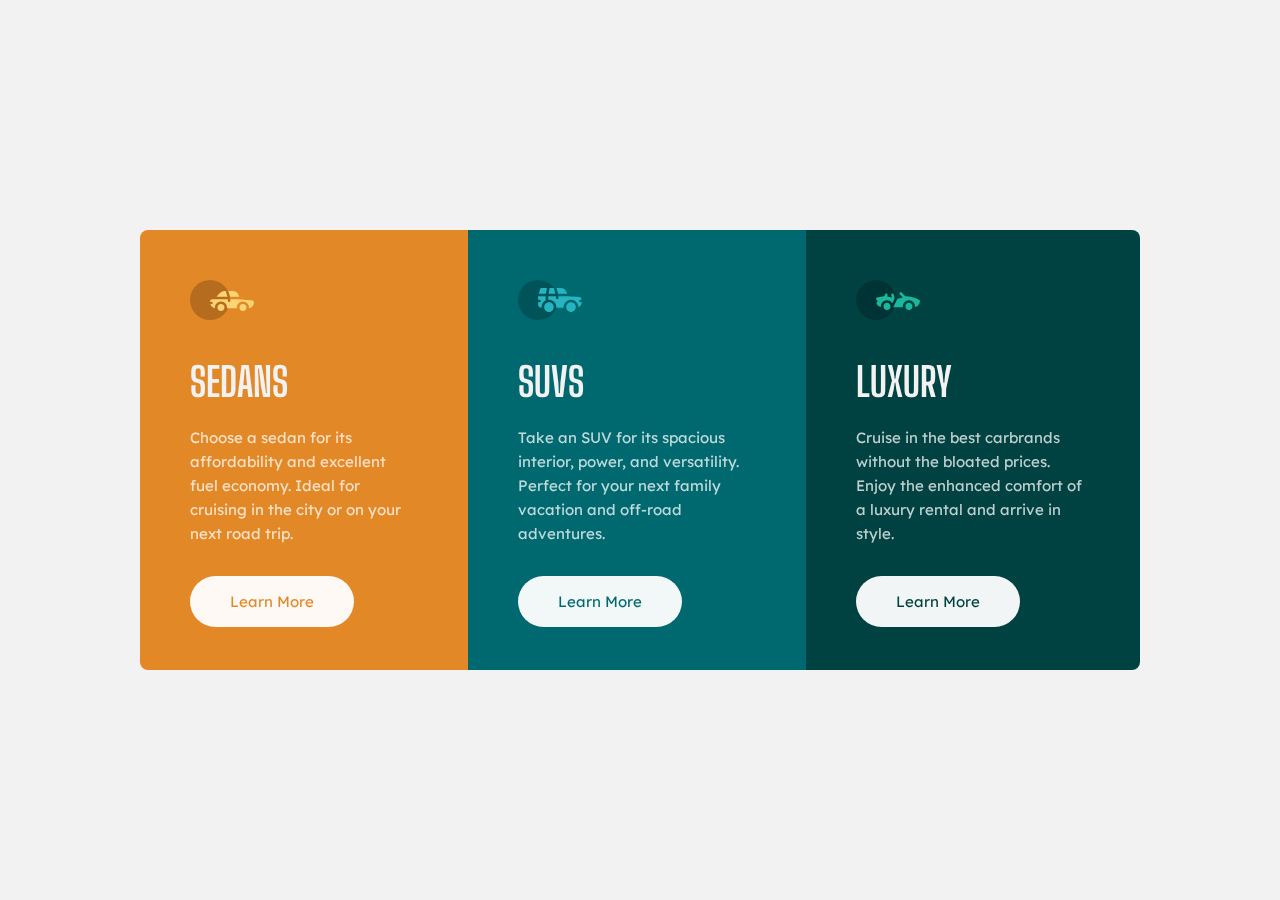
<file: Column_card/index.html>
<!DOCTYPE html>
<html lang="en">
  <head>
    <meta charset="UTF-8" />
    <meta name="viewport" content="width=device-width, initial-scale=1.0" />

    <link
      rel="icon"
      type="image/png"
      sizes="32x32"
      href="./images/favicon-32x32.png"
    />

    <title>Frontend Mentor | 3-column preview card component</title>
    <link rel="stylesheet" href="style.css" />
  </head>
  <body>
    <main>
      <article class="cards">
        <div class="card card--one">
          <img src="images/icon-sedans.svg" alt="sedan" class="card__logo" />
          <div class="card__content">
            <h1 class="card__title">Sedans</h1>
            <p class="card__paragraph">
              Choose a sedan for its affordability and excellent fuel economy.
              Ideal for cruising in the city or on your next road trip.
            </p>
            <a href="#" class="card__cta">Learn More</a>
          </div>
        </div>
        <div class="card card--two">
          <img src="images/icon-suvs.svg" alt="suv" class="card__logo" />
          <div class="card__content">
            <h1 class="card__title">Suvs</h1>
            <p class="card__paragraph">
              Take an SUV for its spacious interior, power, and versatility.
              Perfect for your next family vacation and off-road adventures.
            </p>
            <a href="#" class="card__cta">Learn More</a>
          </div>
        </div>
        <div class="card card--three">
          <img src="images/icon-luxury.svg" alt="luxury" class="card__logo" />
          <div class="card__content">
            <h1 class="card__title">Luxury</h1>
            <p class="card__paragraph">
              Cruise in the best carbrands without the bloated prices. Enjoy the
              enhanced comfort of a luxury rental and arrive in style.
            </p>
            <a href="#" class="card__cta">Learn More</a>
          </div>
        </div>
      </article>
    </main>
  </body>
</html>
</file>
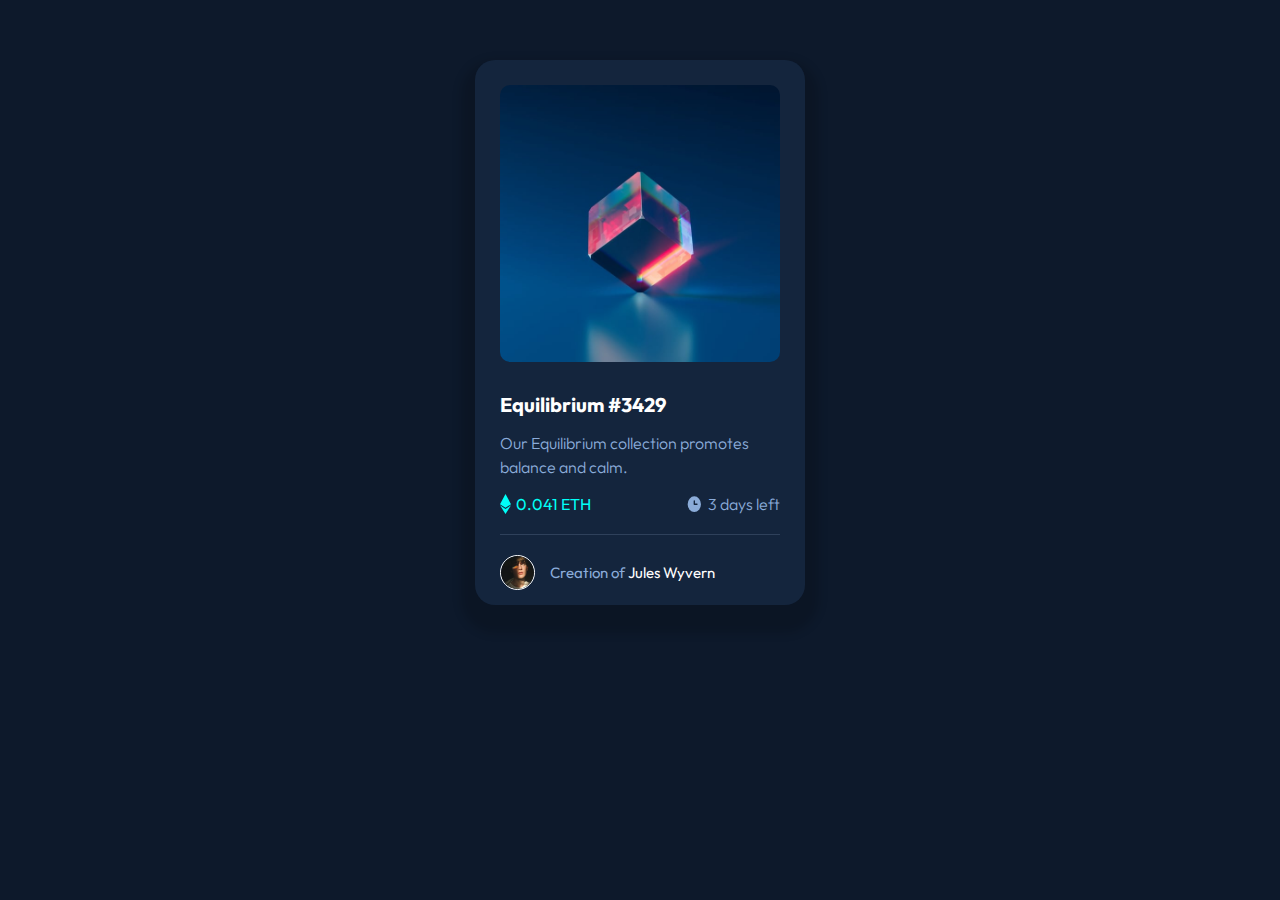
<file: NFT_card/index.html>
<!DOCTYPE html>
<html lang="en">
  <head>
    <meta charset="UTF-8" />
    <meta name="viewport" content="width=device-width, initial-scale=1.0" />
    <!-- displays site properly based on user's device -->

    <link
      rel="icon"
      type="image/png"
      sizes="32x32"
      href="./images/favicon-32x32.png"
    />

    <title>Frontend Mentor | NFT preview card component</title>

    <link rel="stylesheet" href="style.css" />
  </head>
  <body>
    <main>
      <div class="card">
        <div class="card__img"></div>
        <div class="card__texts">
          <h2 class="card__title">Equilibrium #3429</h2>
          <p class="card__paragraph">
            Our Equilibrium collection promotes balance and calm.
          </p>
          <div class="card__info">
            <p class="card__price card__price--amount">
              <img
                src="images/icon-ethereum.svg"
                class="card__icon"
                alt="eth"
              />0.041 ETH
            </p>

            <p class="card__price card__price--time">
              <img src="images/icon-clock.svg" class="card__icon" />3 days left
            </p>
          </div>
          <div class="card__footer">
            <img
              src="images/image-avatar.png"
              class="card__avatar"
              alt="avatar"
            />
            <p class="card__autor">
              Creation of <span class="card__autor--name">Jules Wyvern</span>
            </p>
          </div>
        </div>
      </div>
    </main>
  </body>
</html>
</file>
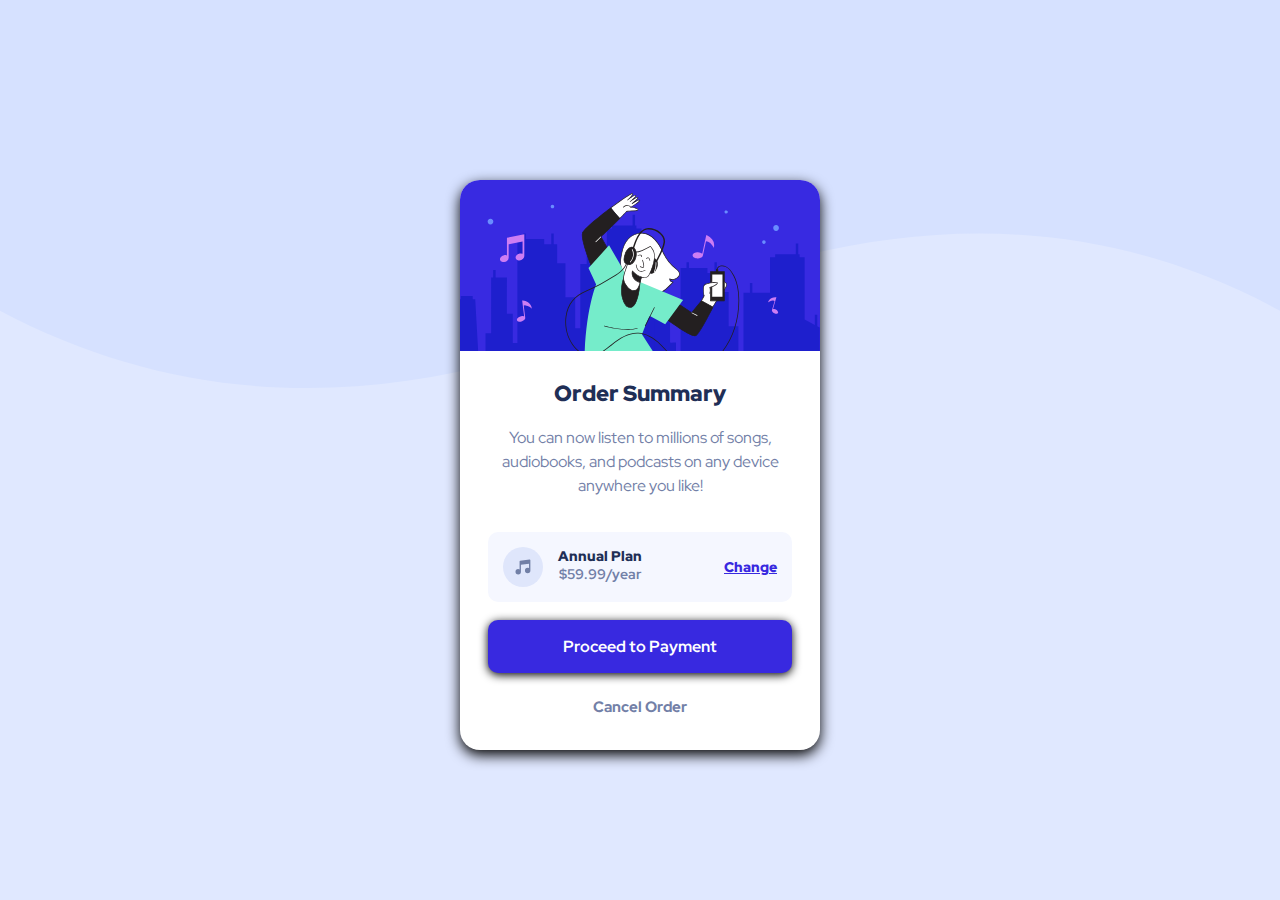
<file: Order_Summary/index.html>
<!DOCTYPE html>
<html lang="en">
  <head>
    <meta charset="UTF-8" />
    <meta name="viewport" content="width=device-width, initial-scale=1.0" />
    <link
      rel="icon"
      type="image/png"
      sizes="32x32"
      href="./images/favicon-32x32.png"
    />
    <title>Frontend Mentor | Order summary card</title>
    <link rel="stylesheet" href="style.css" />
  </head>
  <body>
    <main class="main">
      <article class="card">
        <div class="card__media">
          <img src="images/illustration-hero.svg" class="card__img" alt="hero">
        </div>
        <section class="card__content">
          <h1 class="card__title">Order Summary</h1>
          <p class="card__paragraph">
            You can now listen to millions of songs, audiobooks, and podcasts on
            any device anywhere you like!
          </p>
          <div class="card__plans">
            <div class="card__info">
              <img
                src="images/icon-music.svg"
                alt="music icon"
                class="card__icon"
              />
              <div class="card__plan">
                <h2 class="card__plan card__plan--annual">Annual Plan</h2>
                <p class="card__plan card__plan--price">$59.99/year</p>
              </div>
            </div>
            <a href="#" class="card__plan card__plan--change">Change</a>
          </div>
          <a href="#" class="card__cta">Proceed to Payment</a>
          <a href="#" class="card__cta--cancel">Cancel Order</a>
        </section>
      </article>
      
    </main>
  </body>
</html>
</file>
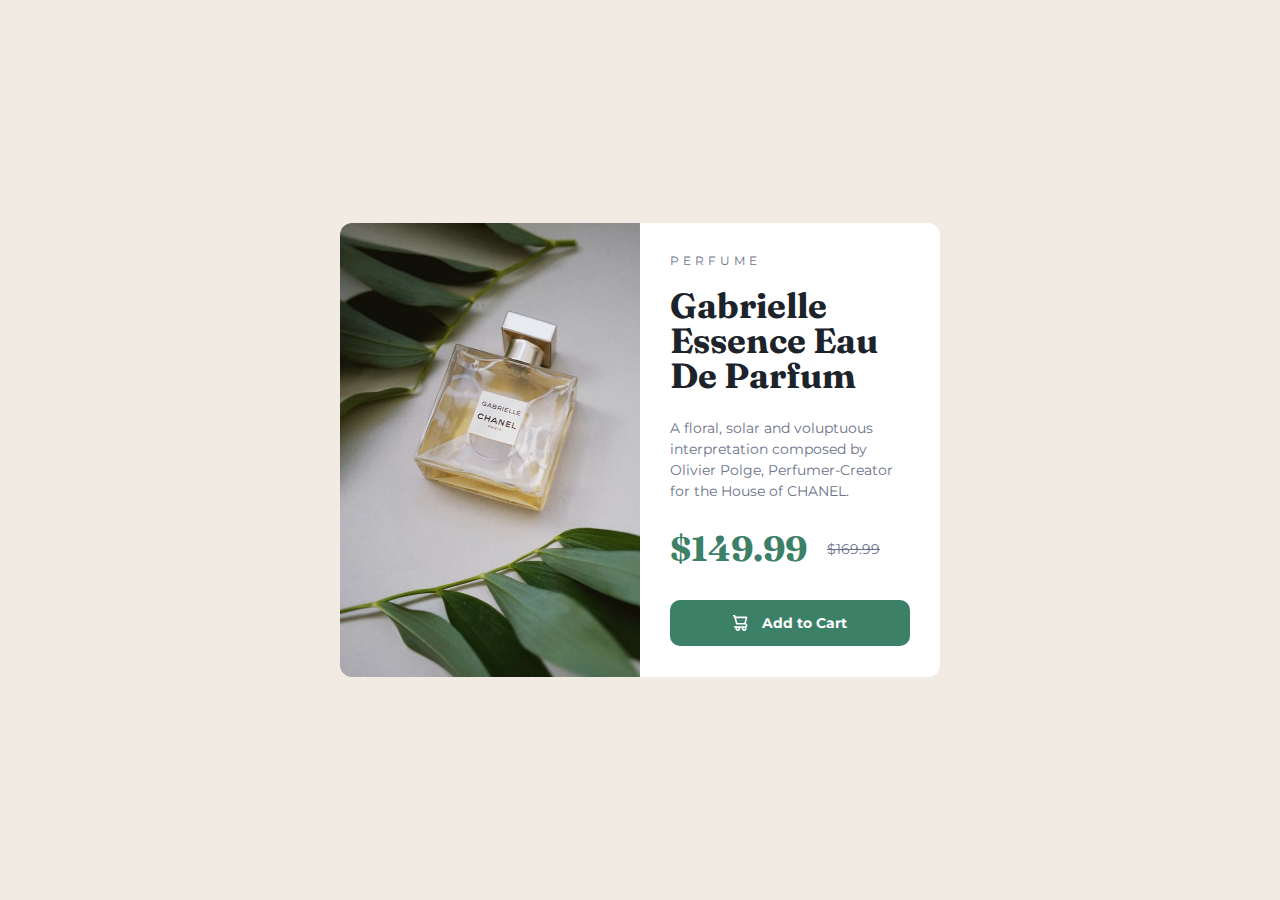
<file: Product_preview/index.html>
<!DOCTYPE html>
<html lang="en">

<head>
  <meta charset="UTF-8">
  <meta name="viewport" content="width=device-width, initial-scale=1.0">
  <link rel="icon" type="image/png" sizes="32x32" href="./images/favicon-32x32.png">
  <link rel="stylesheet" href="style.css">
  <title>Frontend Mentor | Product preview card component</title>
</head>

<body>

  <main>
    <article class="card">
      <picture>
        <source media="(min-width: 768px)" srcset="images/image-product-desktop.jpg" class="img">
        <img src="images/image-product-mobile.jpg" alt="product mobile" class="img">
      </picture>
      <div class="content">
        <p class="pretitle">Perfume</p>
        <h1 class="title">Gabrielle Essence Eau De Parfum</h1>
        <p class="paragraph">
          A floral, solar and voluptuous interpretation composed by Olivier
          Polge, Perfumer-Creator for the House of CHANEL.
        </p>
        <div class="prices">
          <p class="current">$149.99</p>
          <p class="before">$169.99</p>
        </div>
        <a href="#" class="cta"><img src="images/icon-cart.svg" alt="cart"> Add to Cart</a>
      </div>
    </article>
  </main>

</body>

</html>
</file>
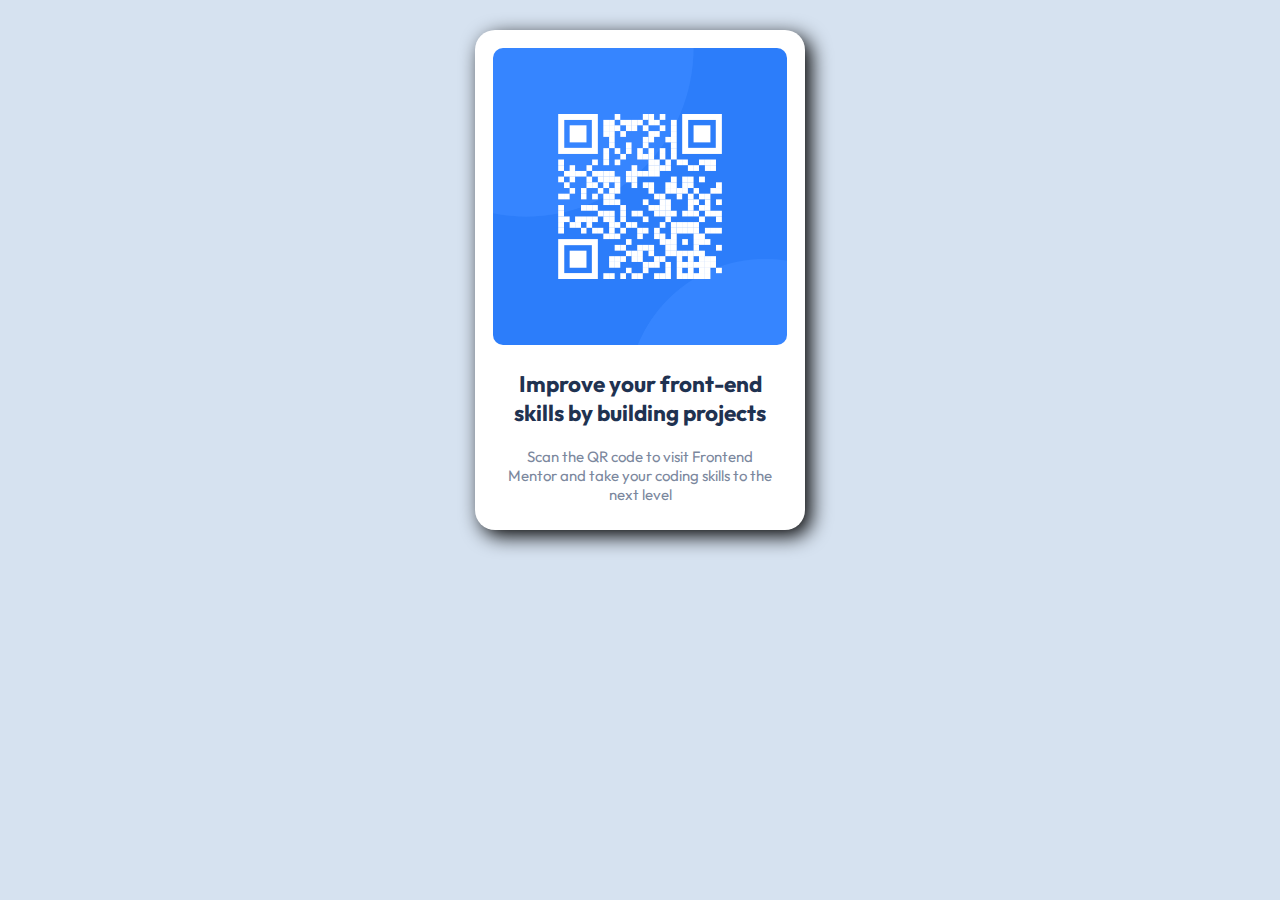
<file: Qr_code/index.html>
<!DOCTYPE html>
<html lang="en">
  <head>
    <meta charset="UTF-8" />
    <meta name="viewport" content="width=device-width, initial-scale=1.0" />

    <link
      rel="icon"
      type="image/png"
      sizes="32x32"
      href="./images/favicon-32x32.png"
    />

    <title>Frontend Mentor | QR code component</title>

    <link rel="stylesheet" href="style.css" />
  </head>
  <body>
    <main>
      <div class="card">
        <div class="card__qr"></div>
        <div class="card__texts">
          <h2 class="card__title">
            Improve your front-end skills by building projects
          </h2>
          <p class="card__paragraph">
            Scan the QR code to visit Frontend Mentor and take your coding skills to the next level
          </p>
        </div>
      </div>
    </main>
  </body>
</html>
</file>
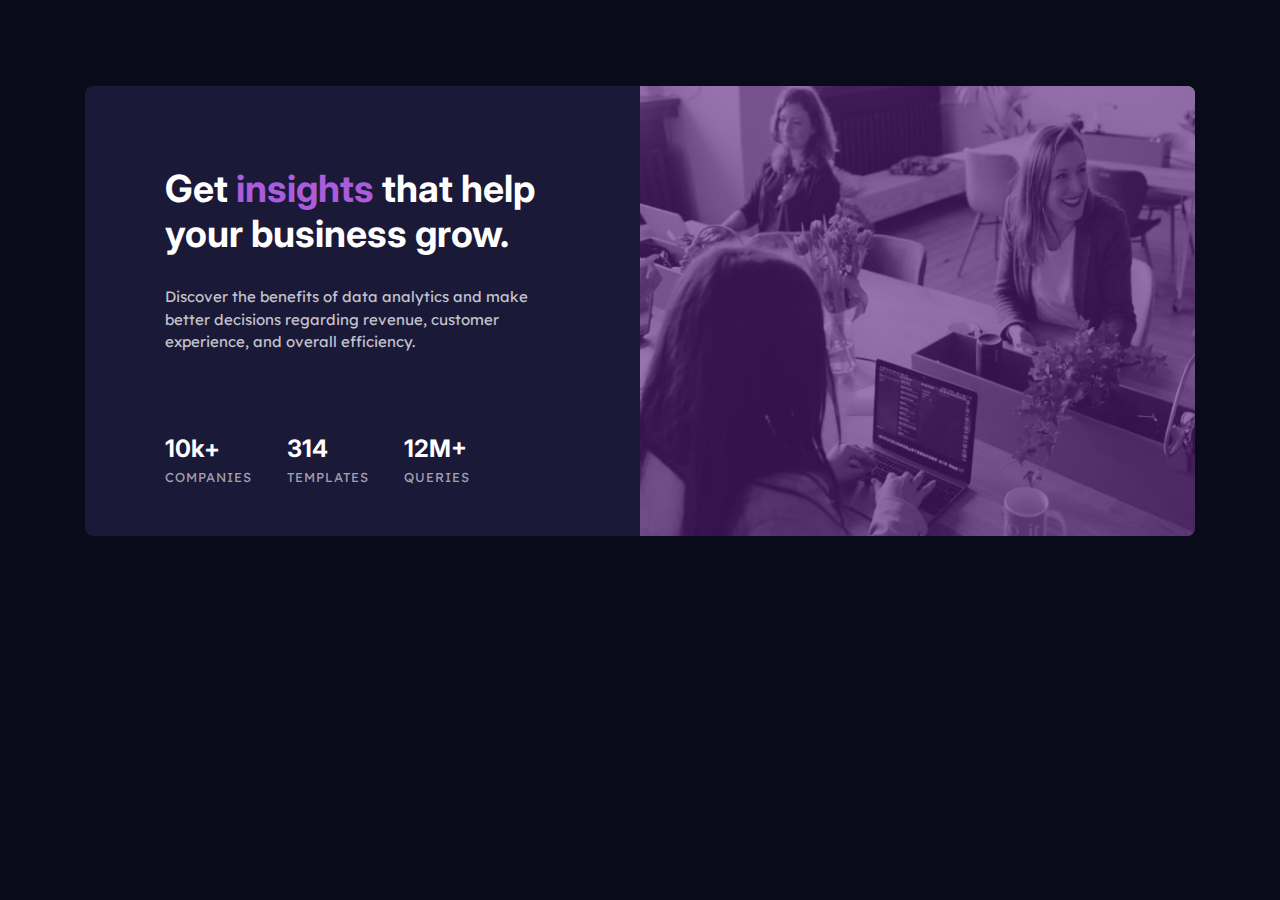
<file: Stats_card/index.html>
<!DOCTYPE html>
<html lang="en">
  <head>
    <meta charset="UTF-8" />
    <meta name="viewport" content="width=device-width, initial-scale=1.0" />
    <link
      rel="icon"
      type="image/png"
      sizes="32x32"
      href="./images/favicon-32x32.png"
    />
    <title>Frontend Mentor | Stats preview card component</title>
    <link rel="stylesheet" href="style.css">
  </head>
  <body>
    <main>
      <article class="card">
        <div class="card__picture"></div>
        <section class="card__content">
          <h1 class="card__title">
            Get <span class="accent">insights</span> that help your business grow.
          </h1>
          <p class="card__paragraph">
            Discover the benefits of data analytics and make better decisions
            regarding revenue, customer experience, and overall efficiency.
          </p>
          <div class="card__numbers">
            <div class="card__item">
              <p class="card__number">10k+</p>
              <p class="card__text">companies</p>
            </div>
            <div class="card__item">
              <p class="card__number">314</p>
              <p class="card__text">templates</p>
            </div>
            <div class="card__item">
              <p class="card__number">12M+</p>
              <p class="card__text">queries</p>
            </div>
          </div>
        </section>
      </article>
    </main>
  </body>
</html>
</file>
<file: Column_card/style.css>
@import url('https://fonts.googleapis.com/css2?family=Big+Shoulders+Display:wght@700&family=Lexend+Deca&display=swap');

:root{
  --bright-orange: hsl(31, 77%, 52%);
  --dark-cyan: hsl(184, 100%, 22%);
  --very-dark-cyan: hsl(179, 100%, 13%);
  --transparent-white: hsla(0, 0%, 100%, 0.75);
  --very-light-gray: hsl(0, 0%, 95%);
  --lexend: 'Lexend Deca', sans-serif;
  --shoulder: 'Big Shoulders Display', cursive;
}

*{
  margin: 0;
  padding: 0;
  box-sizing: border-box;
}

body{
  display: flex;
  justify-content: center;
  align-items: center;
  min-height: 100vh;
  background: var(--very-light-gray);
}

.cards{
  display: flex;
  flex-direction: column;
  max-width: 500px;
  overflow: hidden;
  border-radius: 8px;
  margin: 90px 20px;
}

.card{
  padding: 50px;
  max-height: 440px;
}

.card--one{
  background: var(--bright-orange);
}

.card--two{
  background: var(--dark-cyan);
}

.card--three{
  background: var(--very-dark-cyan);
}

.card__title{
  font-weight: 700;
  margin: 34px 0 20px;
  font-size: 40px;
  text-transform: uppercase;
  font-family: var(--shoulder);
  color: var(--very-light-gray);
}

.card__paragraph{
  font-size: 15px;
  line-height: 1.6;
  font-family: var(--lexend);
  color: var(--transparent-white);
}

.card__cta{
  margin-top: 30px;
  display: inline-block;
  color: black;
  mix-blend-mode: screen;
  text-decoration: none;
  padding: 16px 40px;
  border-radius: 30px;
  background: var(--very-light-gray);
  font-family: var(--lexend);
  font-size: 15px;
}

.card__cta:hover{
  background-color: hsla(0, 0%, 95%, 0.95);
}

.card__cta:active{
  mix-blend-mode: screen;
  background-color: black;
  color: var(--very-light-gray);
  border: 2px solid var(--very-light-gray);
  padding: 14px 38px;
}

@media (min-width: 768px){
  .cards{
    flex-direction: row;
    max-width: 1000px;
  }
}
</file>
<file: NFT_card/style.css>
@import url('https://fonts.googleapis.com/css2?family=Outfit:wght@300;400;600&display=swap');

:root{
  --soft-blue: hsl(215, 51%, 70%);
  --cyan: hsl(178, 100%, 50%);
  --very-dark-blue-main: hsl(217, 54%, 11%);
  --very-dark-blue-card: hsl(216, 50%, 16%);
  --very-dark-blue--line: hsl(215, 32%, 27%);
  --white: hsl(0, 0%, 100%);

  --outfit: 'Outfit', sans-serif;
}

*{
  margin: 0;
  box-sizing: border-box;
}

body{
  font-family: var(--outfit);
  font-size: 18px;
  background-color: var(--very-dark-blue-main);
}

.card{
  display: flex;
  margin: 60px auto;
  width: 330px;
  height: 545px;
  flex-direction: column;
  padding: 25px;
  border-radius: 20px;
  background-color: var(--very-dark-blue-card);
  box-shadow: 0 14px 10px 14px rgba(0, 0, 0, 0.151);
}

.card__img{
  width: 100%;
  height: 56%;
  background-image: url(images/image-equilibrium.jpg);
  border-radius: 10px;
  background-size: 100% 100%;
  background: cover;
}

.card__texts{
  height: 44%;
}

.card__title{
  color: var(--white);
  margin: 30px 0 14px;
  font-size: 20px;
}

.card__paragraph{
  color: var(--soft-blue);
  font-size: 16px;
  font-weight: 300;
  line-height: 1.5;
}
.card__info{
  display: flex;
  font-size: 16px;
  justify-content: space-between;
  font-weight: 400;
  margin: 15px 0 20px;
  
}

.card__price{
  display: flex;
  gap: 5px;
}

.card__price--amount{
  color: var(--cyan);
  font-weight: 400;
}

.card__price--time{
  color: var(--soft-blue);
  font-weight: 300;
}

.card__footer{
  display: flex;
  align-items: center;
  border-top: 1px solid var(--very-dark-blue--line);
  padding: 20px 0;
}

.card__autor{
  align-items: center;
  color: var(--soft-blue);
  font-size: 15px;
}

.card__autor--name{
  color: var(--white);
}

.card__avatar{
  margin-right: 15px;
  width: 35px;
  border-radius: 50%;
  border: 1px solid var(--white);
}
</file>
<file: Order_Summary/style.css>
@import url("https://fonts.googleapis.com/css2?family=Red+Hat+Display:wght@500;700;900&display=swap");

:root {
  --pale-blue: hsl(225, 100%, 94%);
  --bright-blue: hsl(245, 75%, 52%);
  --very-pale-blue: hsl(225, 100%, 98%);
  --desaturated-blue: hsl(224, 23%, 55%);
  --dark-blue: hsl(223, 47%, 23%);
  --red-hat: "Red Hat Display", sans-serif;
}

*{
  margin: 0;
  box-sizing: border-box;
}

body {
  display: flex;
  height: 100vh;
  font-family: var(--red-hat);
  align-items: center;
  justify-content: center;
  background-color: var(--pale-blue);
  background-image: url(images/pattern-background-mobile.svg);
  background-size: 100%;
  background-repeat: no-repeat;
}

.card{
  display: flex;
  flex-direction: column;
  width: auto;
  margin-top: 30px;
  max-width: 320px;
  height: 570px;
  border-radius: 20px;
  overflow: hidden;
  background-color: white;
  box-shadow: 0 5px 14px 0;
}

.card__media{
  width: 100%;
  height: 30%;
}

.card__img{
  width: 100%;
  height: 100%;
  object-fit: cover;
}

.card__content{
  text-align: center;
  padding: 0 28px;
}

.card__title{
  color: var(--dark-blue);
  font-weight: 900;
  font-size: 22px;
  margin: 28px 0 18px;
}

.card__paragraph{
  line-height: 1.5;
  font-size: 16px;
  color: var(--desaturated-blue);
}

.card__plans{
  display: flex;
  justify-content: space-between;
  border-radius: 10px;
  margin: 34px 0 18px;
  background-color: var(--very-pale-blue);
  padding: 15px;
}

.card__icon{
  width: 40px;
}

.card__info{
  display: flex;
  gap: 15px;
}

.card__plan{
  font-size: 14px;
}

.card__plan--annual{
  color: var(--dark-blue);
  font-weight: 900;
}

.card__plan--price{
  color: var(--desaturated-blue);
  font-weight: 700;
}

.card__plan--change{
  display: flex;
  align-items: center;
  color: var(--bright-blue);
  font-weight: 900;
  margin-left: 14px;
}

.card__cta{
  display: block;
  background-color: var(--bright-blue);
  padding: 16px 10px;
  color: white;
  text-decoration: none;
  border-radius: 10px;
  font-weight: 700;
  font-size: 16px;
  box-shadow: 0px 2px 10px 0 black;
}

.card__cta--cancel{
  display: block;
  margin-top: 24px;
  text-decoration: none;
  font-weight: 800;
  font-size: 15px;
  color: var(--desaturated-blue);
}

.card__plan--change:hover{
  color: hsla(245, 75%, 52%, 0.50);
}

.card__cta:hover{
  background-color: hsla(245, 75%, 52%, 0.60);
}

.card__cta--cancel:hover{
  color: hsl(224, 23%, 20%);
}

@media (min-width: 768px){
  body{
    background-image: url(images/pattern-background-desktop.svg);
  }

  .card{
    max-width: 360px;
  }
}
</file>
<file: Product_preview/style.css>
@import url('https://fonts.googleapis.com/css2?family=Fraunces:wght@700&family=Montserrat:wght@500;700&display=swap');

:root{

  /* Colors */

  --cyan: hsl(158, 36%, 37%);
  --cream: hsl(30, 38%, 92%);
  --dark-blue: hsl(212, 21%, 14%);
  --grayish-blue: hsl(228, 12%, 48%);
  --white: hsl(0, 0%, 100%);

  /* Typography */

  --fraunces: 'Fraunces', serif;
  --montserrat: 'Montserrat', sans-serif;
}

*{
  margin: 0;
  padding: 0;
  box-sizing: border-box;
}

body{
  background-color: var(--cream);
  width: 100vw;
  max-width: 100%;
  display: flex;
  align-items: center;
  justify-content: center;
  font-size: 14px;
}

.card{
  margin: 30px 20px;
  max-width: 400px;
  display: grid;
  font-family: var(--montserrat);
  color: var(--grayish-blue);
  grid-template-rows: 240px 1fr;
  background-color: var(--white);
  border-radius: 12px;
  overflow: hidden;
}

.img{
  width: 100%;
  height: 100%;
  background-size: cover;
}

.content{
  padding: 25px;
}

.pretitle{
  text-transform: uppercase;
  letter-spacing: 4px;
  font-size: 12px;
}

.title{
  font-size: 2em;
  color: var(--dark-blue);
  font-family: var(--fraunces);
  margin: 10px 0 15px;
}

.paragraph{
  line-height: 1.5;
}

.prices{
  display: flex;
  gap: 20px;
  margin: 15px 0 10px;
}

.prices > .current{
  color: var(--cyan);
  font-family: var(--fraunces);
  font-size: 2.5em;
  font-weight: 700;
}

.prices > .before{
  display: flex;
  justify-content: center;
  align-items: center;
  text-decoration: line-through;
}

.cta{
  gap: 1em;
  display: flex;
  justify-content: center;
  align-items: center;
  text-decoration: none;
  color: white;
  background-color: var(--cyan);
  border-radius: 10px;
  padding: 1em 0;
  text-align: center;
  font-weight: 700;
}



@media (min-width: 768px){

  body{
    min-height: 100vh;
    font-size: 14px;
  }

  .card{
    grid-template-columns: repeat(2, 1fr);
    grid-template-rows: 1fr;
    max-width: 600px;
  }

  .title{
    font-size: 2.5em;
    line-height: 1;
    margin: 20px 0 25px;
  }

  .picture{
    width: 100%;
    height: 100%;
    grid-row: 1/3;
  }

  .content{
    padding: 30px;
  }

  .prices{
    margin: 25px 0 30px;
  }

  .cta:hover{
    background-color: hsl(158, 36%, 30%);
  }

  .cta:active{
    background-color: hsl(158, 36%, 20%);
  }

  
}
</file>
<file: Qr_code/style.css>
@import url('https://fonts.googleapis.com/css2?family=Outfit:wght@400;700&display=swap');

:root{
  --white: hsl(0, 0%, 100%);
  --light-gray: hsl(212, 45%, 89%);
  --grayish-blue: hsl(220, 15%, 55%);
  --dark-blue: hsl(218, 44%, 22%);

  --outfit: 'Outfit', sans-serif;
}

*{
  margin: 0;
  box-sizing: border-box;
}

body{
  font-family: var(--outfit);
  font-size: 15px;
  background-color: var(--light-gray);
}

.card{
  display: flex;
  flex-direction: column;
  margin: 30px auto;
  width: 330px;
  height: 500px;
  overflow: hidden;
  background-color: var(--white);
  padding: 18px;
  border-radius: 20px;
  text-align: center;
  box-shadow: 6px 6px 20px 0;
}

.card__qr{
  width: 100%;
  height: 64%;
  border-radius: 10px;
  background-image: url(images/image-qr-code.png);
  background-size: 100% 100%;
  background-repeat: no-repeat;
}

.card__texts{
  width: 90%;
  margin: 0 auto;
}

.card__title{
  color: var(--dark-blue);
  font-weight: 700;
  margin: 24px 0 20px;
}

.card__paragraph{
  color: var(--grayish-blue);
}
</file>
<file: Stats_card/style.css>
@import url('https://fonts.googleapis.com/css2?family=Inter:wght@400;700&family=Lexend+Deca&display=swap');

:root{
  --very-dark-blue: hsl(233, 47%, 7%);
  --dark-desaturated-blue: hsl(244, 38%, 16%);
  --soft-violet: hsl(277, 64%, 61%);
  --white: hsl(0, 0%, 100%);
  --slightly-transparent-white: hsla(0, 0%, 100%, 0.75);
  --slightly-transparent-white2: hsla(0, 0%, 100%, 0.6);

  --lexend: 'Lexend Deca', sans-serif;
  --inter: 'Inter', sans-serif;
}

*{
  margin: 0;
  box-sizing: border-box;
}

body{
  background-color: var(--very-dark-blue);
  font-family: var(--inter);
  font-size: 15px;
}

.card{
  display: flex;
  flex-direction: column;
  width: 330px;
  height: auto;
  margin: 86px auto;
  background-color: var(--dark-desaturated-blue);
  overflow: hidden;
  text-align: center;
  border-radius: 8px;
}

.card__picture{
  width: 100%;
  height: 240px;
  background-image:linear-gradient(to right, hsla(277, 64%, 30%, 0.6), hsla(277, 64%, 30%, 0.6)), url(images/image-header-mobile.jpg);
  background-size: 100% 100%;
  background-repeat: no-repeat;
}

.card__content{
  height: 50%;
  padding: 40px 30px;
}

.card__title{
  color: var(--white); 
  font-size: 27px;
}

.card__title .accent{
  color: var(--soft-violet);
}

.card__paragraph{
  color: var(--slightly-transparent-white);
  margin: 20px 0 40px;
  line-height: 1.5;
  font-family: var(--lexend);
}

.card__numbers{
  display: flex;
  flex-direction: column;
  gap: 35px;
}

.card__number{
  color: var(--white);
  font-weight: 700;
  font-size: 24px;
}

.card__text{
  margin-top: 6px;
  text-transform: uppercase;
  letter-spacing: 1px;
  font-size: 13px;
  font-family: var(--lexend);
  color: var(--slightly-transparent-white2);
}

@media (min-width: 768px){
  .card{
    width: auto;
    max-width: 1110px;
    height: 450px;
    flex-direction: row-reverse;
  }

  .card__picture{
    width: 50%;
    height: 100%;
  }

  .card__content{
    width: 50%;
    padding: 80px;
    text-align: start;
  }

  .card__title{
    font-size: 2.5em;
  }

  .card__paragraph{
    margin: 30px 0 80px;
  }
  .card__numbers{
    flex-direction: row;
  }
}
</file>
